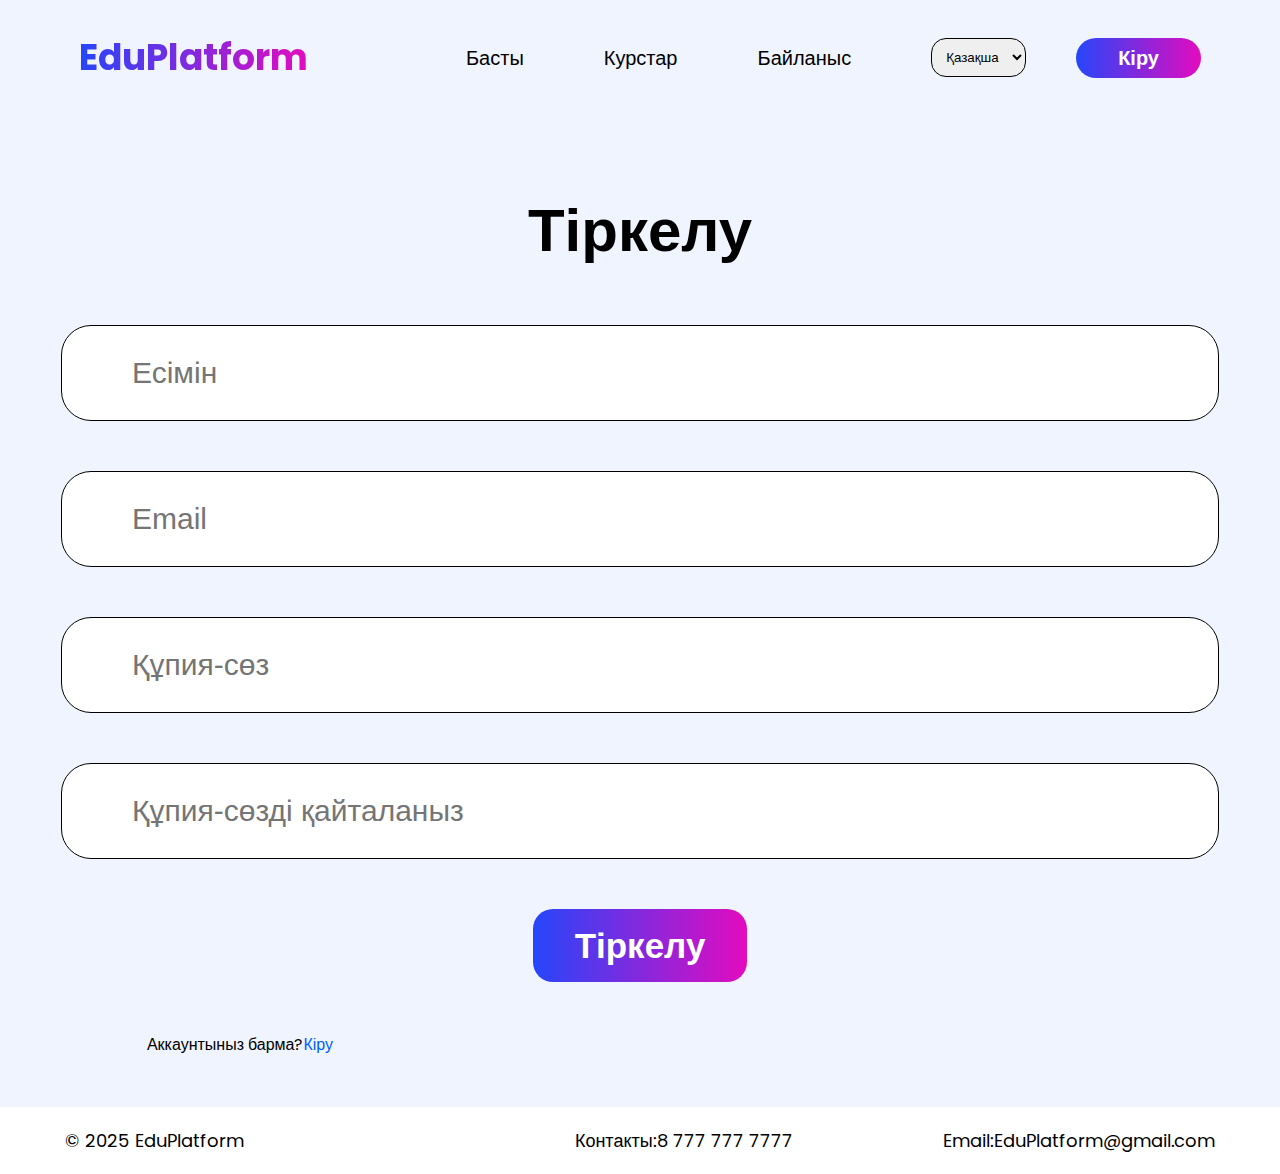
<file: register.html>
<!DOCTYPE html>
<html>
<head>
    <meta charset="UTF-8">
    <meta name="viewport" content="width=device-width, initial-scale=1.0">
    <title>EduPlatform</title>
    <link rel="preconnect" href="https://fonts.googleapis.com">
<link rel="preconnect" href="https://fonts.gstatic.com" crossorigin>
<link href="https://fonts.googleapis.com/css2?family=Poppins:ital,wght@0,100;0,200;0,300;0,400;0,500;0,600;0,700;0,800;0,900;1,100;1,200;1,300;1,400;1,500;1,600;1,700;1,800;1,900&display=swap" rel="stylesheet">
    <link rel="stylesheet" href="css/register.css">
</head>
<body>
    <header class="header-line">
        <div class="header-logo">
            EduPlatform
        </div>
        <div class="header-text">
            <a class="header-link" href="#">Басты</a>
            <a class="header-link" href="#">Курстар</a>
            <a class="header-link" href="#">Байланыс</a>
        <div class="header-select">
            <div class="selector">
                <select name="language" id="select" class="select">
                    <option value="Қазақша">Қазақша</option>
                    <option value="Русский">Русский</option>
                </select>
            </div>
            <div class="header-button">
                <a class="btn-log" id="btn-log" href="#">Кіру</a>
            </div>
        </div>
    </div>
    </header>

    <section class="frame">
        <div class="main-text">
            Тіркелу
        </div>
        <div class="name">
            <input type="text" placeholder="Есімін" class="input">
        </div>
        <div class="email">
            <input type="text" placeholder="Email" class="input">
        </div>
        <div class="password">
            <input type="text" placeholder="Құпия-сөз" class="input">
        </div>
        <div class="password-repeat">
            <input type="text" placeholder="Құпия-сөзді қайталаныз" class="input">
        </div>
        <div class="button">
            <a class="btn-login" href="#">Тіркелу</a>
        </div>
        <div class="forget">
            Аккаунтыныз барма? 
            <a class="forg" href="#">Кіру</a>
        </div>
    </section>

    
    <footer class="footer">
        <div class="text-footer">
            © 2025 EduPlatform
        </div>
        <div class="contact-footer">
        <div class="num-footer">
            <a class="num" href="#">Контакты:8 777 777 7777</a>
        </div>
        <div class="email-footer">
            <a class="email" href="#">Email:EduPlatform@gmail.com</a>
        </div>
        </div>
    </footer>
</body>
</html>
</file>
<file: css/register.css>
html, body {
    margin: 0;
    padding: 0;
    width: 100%;
    height: 100%;
    background-color:#F0F4FF;
    font-family: "Poppins", sans-serif;
}
.header-line{
    background-color:#F0F4FF;
    display:flex;
    flex-direction: row;
    justify-content: space-around;
    align-items: center;
    text-align: center;
    margin-top:30px;
}
.header-logo {
    font-size: 36px;
    font-weight: 700;
    background: linear-gradient(90deg, #2646FA 0%, #E30BBF 100%);
    background-clip: text;
    -webkit-background-clip: text;
    color: transparent;
    -webkit-text-fill-color: transparent;
}
.header-text{
    display:flex;
    flex-direction: row;
    gap:80px;
    font-size: 20px;
    align-items: center;

}
.header-link{
    color:black;
    text-decoration: none;
    transition:background 0.5 ease;
}
.header-link:hover{
    background: linear-gradient(90deg, #2646FA 0%, #E30BBF 100%);
    background-clip: text;
    -webkit-background-clip: text;
    color: transparent;
    -webkit-text-fill-color: transparent;
}

.header-select{
    display:flex;
    gap:50px;
    align-items: center;
}
.btn-log {
    display: inline-block;
    background: linear-gradient(90deg, #2646FA 0%, #E30BBF 100%);
    padding: 5px 42px;
    border-radius: 20px;
    color: #fff;
    text-decoration: none;
    font-size: 20px;
    font-weight: 700;
    transition: all 0.3s ease;
    border: none;
}

.btn-log:hover {
    background: linear-gradient(90deg, #1f37bf 0%, #9d1c88 100%);
    color: #fff;
    transform: scale(1.1);
}

.select{
    padding:10px 10px 10px 10px;
    border-radius: 15px;
    border:1px solid black;
}

/*frame*/
.frame{
    display:flex;
    flex-direction:column;
    justify-content: center;
    align-items: center;
    margin-top: 100px;
    gap:50px;
}
.main-text{
    font-size:60px;
    font-weight:700;
}
.input {
padding:30px 700px 30px 70px;
font-size:30px;
font-weight: 400;
border-radius:30px;
border:1px solid black;
}
.quest-password{
display:flex;
margin-right:775px;
text-decoration: none;
color:#005EFF;
transition: all 0.3 ease;
}
.quest-password:hover{
    color: #001232;
}
    .btn-login {
        display: inline-block;
        background: linear-gradient(90deg, #2646FA 0%, #E30BBF 100%);
        padding: 10px 42px;
        border-radius: 20px;
        color: #fff;
        text-decoration: none;
        font-size: 35px;
        font-weight: 700;
        transition: all 0.3s ease;
        border: none;
    }
    .btn-login:hover {
        background: linear-gradient(90deg, #1f37bf 0%, #9d1c88 100%);
        color: #fff;
        transform: scale(1.1);
}
.forget{
    display: flex;
    flex-direction: row;
    color:black;
    margin-right:800px;
}
.forg{
    text-decoration: none;
    color:#005EFF;
    transition: all 0.3 ease;
}
.forg:hover{
    color: #001232;    
}

/*footer*/
.footer{
    background-color: #fff;
    display: flex;
    flex-direction: row;
    justify-content:space-around;
    gap:200px;
    padding-top:20px;
    padding-bottom:20px;
    font-size:18px;
    font-weight: 400;
    margin-top:50px;
    align-items: center;
}
.contact-footer{
    display: flex;
    flex-direction: row;
    gap:150px;
}
.num{
    text-decoration: none;
    color: black;
    transition:all 0.3 ease;
}
.num:hover{
    background: linear-gradient(90deg, #2646FA 0%, #E30BBF 100%);
    background-clip: text;
    -webkit-background-clip: text;
    color: transparent;
    -webkit-text-fill-color: transparent;
}
.email{
    text-decoration: none;
    color: black;
    transition:all 0.3 ease;
}
.email:hover{
    background: linear-gradient(90deg, #2646FA 0%, #E30BBF 100%);
    background-clip: text;
    -webkit-background-clip: text;
    color: transparent;
    -webkit-text-fill-color: transparent;
}
</file>
